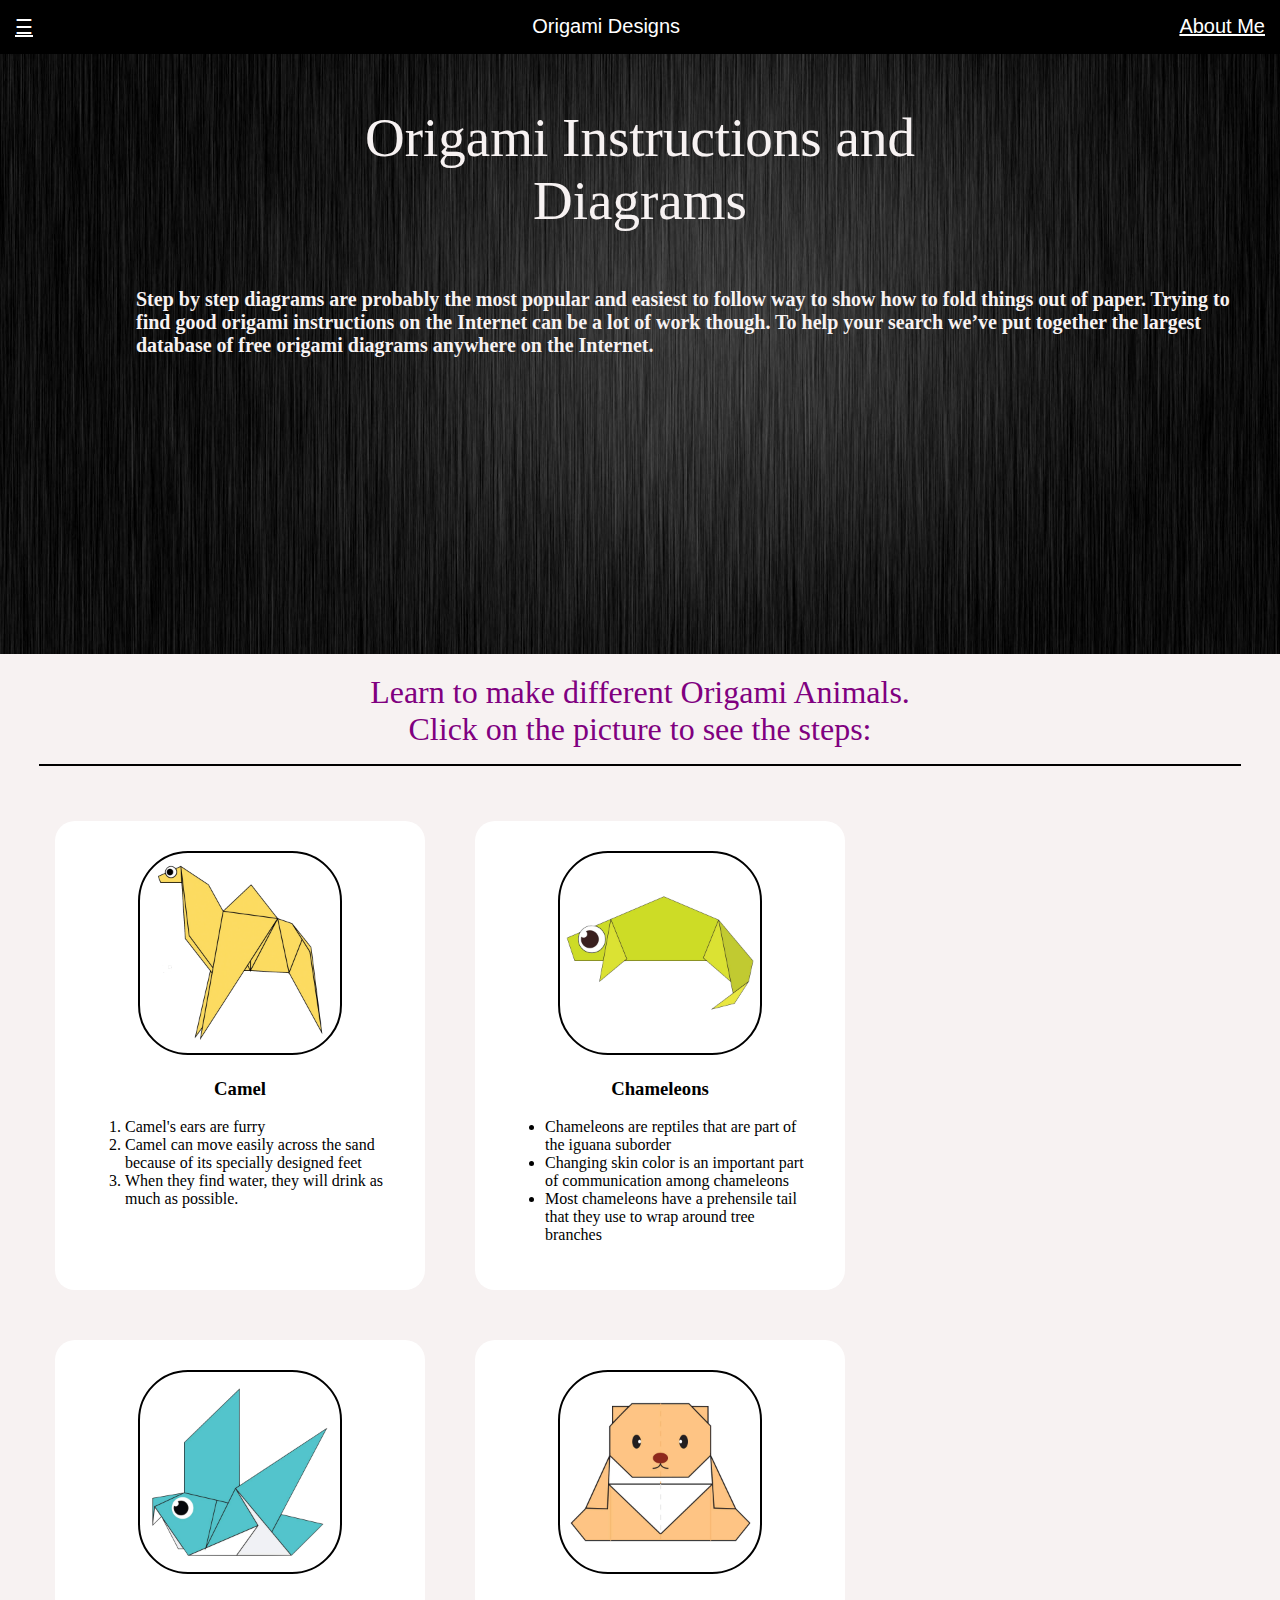
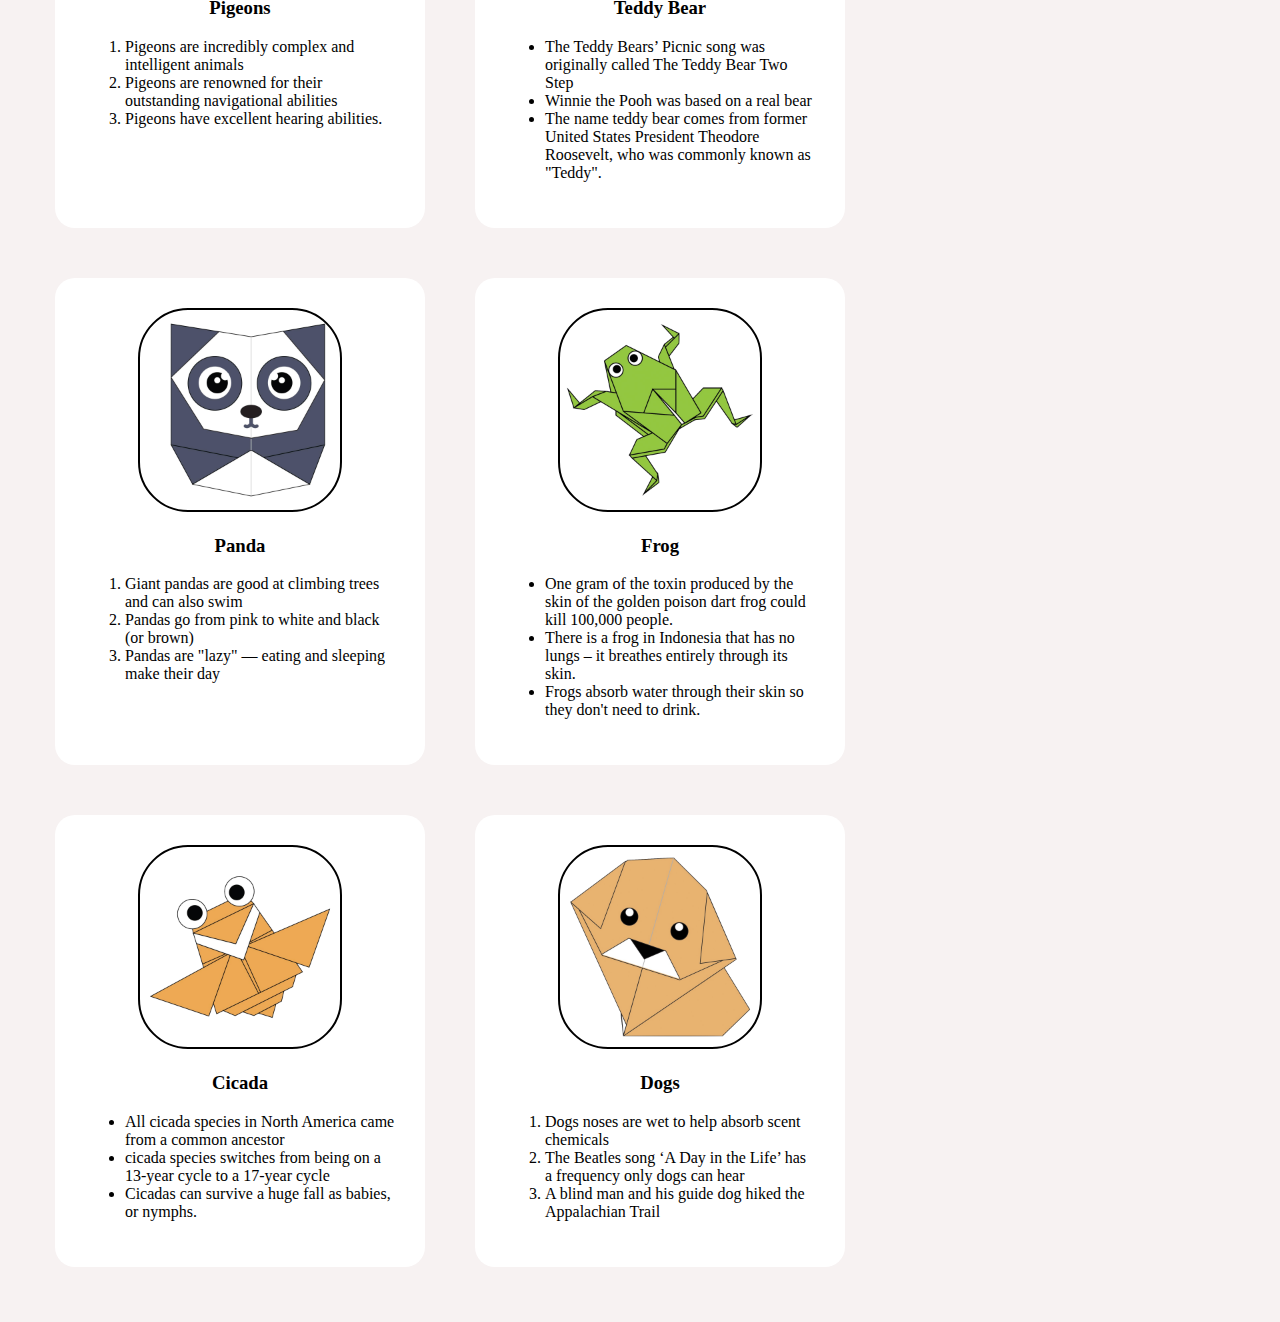
<file: index.html>
<!DOCTYPE HTML>
<html>
    <head>
        <title>Origami Designs</title>
        <link rel="stylesheet" type="text/css" href="style.css">
    </head>

    <body>
        <div class="header">
            <div class="menu">
                <div ><a href ="#">☰</a></div>
                <div >Origami Designs</div>
                <div ><a href ="aboutUs.html">About Me</a></div>
            </div>
        </div>

        <div class ="bodyimg">
            <img src="bgImg.jpg" height="600px" width="100%">
            <p>
              Origami Instructions and Diagrams  
            </p>
            <h3>Step by step diagrams are probably the most popular and easiest to follow way to show how to fold things out of paper. 
                Trying to find good origami instructions on the Internet can be a lot of work though. 
                To help your search we’ve put together the largest database of free origami diagrams anywhere on the Internet.
            </h3>
        </div>

        <p><center><font color="purple", size=6>Learn to make different Origami Animals.<br>
        Click on the picture to see the steps:</font></center></p>
        <center><hr color="black", width=1200></center>

        <div class ="grid">
            <div class ="origami"><center>
                <a href ="http://origami.me/camel/"><img src="camel.png" width="200px" height="200px"></a>
                <h3> Camel </h3></center>
                <p><ol>
                        <li>Camel's ears are furry</li>
                        <li>Camel can move easily across the sand because of its specially designed feet</li>
                        <li>When they find water, they will drink as much as possible.</li>
                    </ol></p></div>
            <div class="origami"><center>
                <a href="http://origami.me/chameleon/"><img src="chameleon.png" width="200px" height="200px"></a>
                <h3> Chameleons </h3></center>
                <p> <ul>
                        <li>Chameleons are reptiles that are part of the iguana suborder</li>
                        <li>Changing skin color is an important part of communication among chameleons</li>
                        <li>Most chameleons have a prehensile tail that they use to wrap around tree branches</li>
                    </ul></p></div>
            <div class="origami"><center>
                <a href="http://origami.me/pigeon/"><img src="pigeon.png" width="200px" height="200px"></a>
                <h3> Pigeons </h3></center>
                <p><ol>
                    <li>Pigeons are incredibly complex and intelligent animals</li>
                    <li>Pigeons are renowned for their outstanding navigational abilities</li>
                    <li>Pigeons have excellent hearing abilities.</li>
                </ol></p></div>
            <div class="origami"><center>
                <a href="http://origami.me/teddy-bear/"><img src="teddy.png" width="200px" height="200px"></a>
                <h3> Teddy Bear </h3></center>
                <p><ul>
                    <li>The Teddy Bears’ Picnic song was originally called The Teddy Bear Two Step</li>
                    <li>Winnie the Pooh was based on a real bear</li>   
                    <li>The name teddy bear comes from former United States President Theodore Roosevelt, who was commonly known as "Teddy".</li>     
                </ul></p></div>
            <div class="origami"><center>
                    <a href="http://origami.me/panda/"><img src="panda.png" width="200px" height="200px"></a>
                    <h3> Panda </h3></center>
                <p><ol>
                    <li>Giant pandas are good at climbing trees and can also swim</li>
                    <li>Pandas go from pink to white and black (or brown)</li>
                    <li>Pandas are "lazy" — eating and sleeping make their day</li>
                </ol></p></div>
            <div class="origami"><center>
                    <a href ="http://origami.me/traditional-frog/"><img src="frog.png" width="200px" height="200px"></a>
                    <h3> Frog </h3></center>
                <p><ul>
                    <li>One gram of the toxin produced by the skin of the golden poison dart frog could kill 100,000 people.</li>
                    <li>There is a frog in Indonesia that has no lungs – it breathes entirely through its skin.</li>
                    <li>Frogs absorb water through their skin so they don't need to drink.
                    </ul></p></div>
            <div class="origami"><center>
                    <a href="http://origami.me/flying-cicada/"><img src="cicada.png" width="200px" height="200px"></a>
                    <h3> Cicada </h3></center>
                <p><ul>
                    <li>All cicada species in North America came from a common ancestor</li>
                    <li>cicada species switches from being on a 13-year cycle to a 17-year cycle</li>
                    <li>Cicadas can survive a huge fall as babies, or nymphs.</li>
                </ul></p></div>
            <div class="origami"><center>
                   <a href="http://origami.me/puppy/"><img src="dog.png" width="200px" height="200px"></a>
                    <h3> Dogs </h3></center>
                <p><ol>
                    <li>Dogs noses are wet to help absorb scent chemicals</li>
                    <li>The Beatles song ‘A Day in the Life’ has a frequency only dogs can hear</li>
                    <li>A blind man and his guide dog hiked the Appalachian Trail</li>
                </ol></p></div>
        </div>

    </body>
</html>
</file>
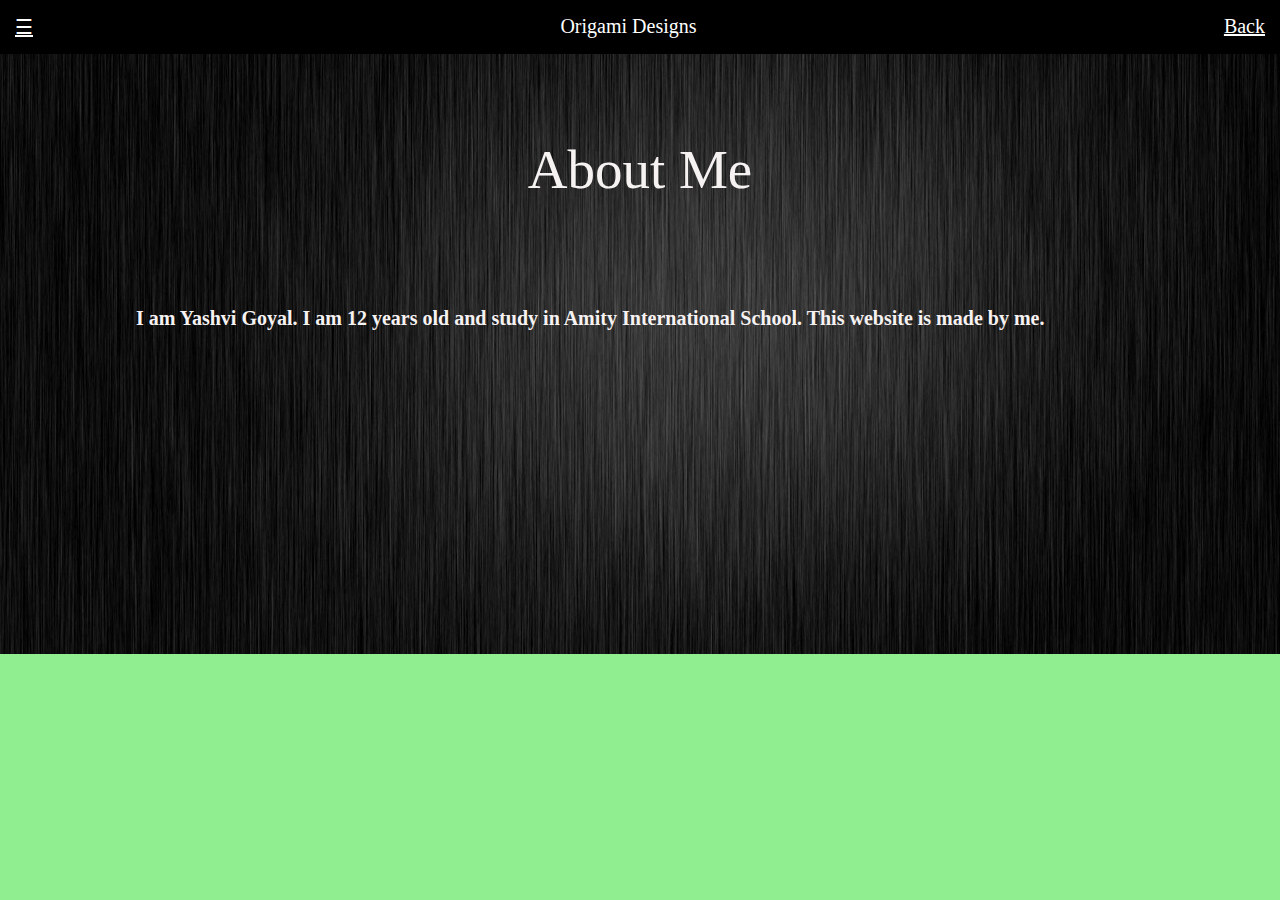
<file: aboutUs.html>
<!DOCTYPE HTML>
<html>
    <head>
        <title>About Us</title>
        <link rel="stylesheet" type="text/css" href="aboutMe.css">
    </head>

    <body>
        <div class="header">
            <div class="menu">
                <div ><a href ="#">☰</a></div>
                <div >Origami Designs</div>
                <div ><a href ="index.html">Back</a></div>
            </div>
        </div>
        <div class ="bodyimg">
            <img src="bgImg.jpg" height="600px" width="100%">
            <p> About Me </p>
            <h3>I am Yashvi Goyal. I am 12 years old and study in Amity International School. This website is made by me.</h3>
        </div>
    </body>
</html>
</file>
<file: style.css>
body{
    background-color: #f7f2f2;
    margin: 0px;
}

.menu{
    display: flex;
    justify-content: space-between;
    background-color: black;
    padding: 15px;
    font-size: 20px;
    font-family: sans-serif;
    font-weight: 400;
    color: white;
}

.bodyimg{
    position: relative;
}
.bodyimg p{
    color:#f7f2f2;
    font-size: 55px;
    font-family: Century Gothic;
    position: absolute;
    top:10%;
    left:50%;
    transform: translate(-50%,-50%);
}

.bodyimg:hover p{
    font-size: 60px
}

.bodyimg h3{
    color:#f7f2f2;
    font-family: Century gothic;
    font-size: 20px;
    width: 1100px;
    position: absolute;
    top:40%;
    left:45%;
    transform: translate(-40%, -40%);
}

p{
    text-align: center;
    color: black;
}

h2{
    text-align: center;
    color: black;
}

.grid{
    display: flex;
    flex-wrap: wrap;
    font-family: sans-serif;
    margin: 30px;
}
.grid img{
    border: 2px solid black;
    border-radius: 50px;
}
.origami {
    border-radius: 20px;
    background-color: white;
    width:310px;
    font-family: fantasy;
    padding: 30px;
    margin: 25px;
}

a:visited{
    color: purple;
}

a:link{
    color: white;
}

.origami:hover{
    transform: scale(1.2);
}
</file>
<file: aboutMe.css>
body{
    background-color: lightgreen;
    margin: 0px;
}

.menu{
    display: flex;
    justify-content: space-between;
    background-color: black;
    padding: 15px;
    font-size: 20px;
    font-family: Century Gothic;
    font-weight: 400;
    color: white;
}

.bodyimg{
    position: relative;
}
.bodyimg p{
    color:#f7f2f2;
    font-size: 55px;
    font-family: Century Gothic;
    position: absolute;
    top:10%;
    left:50%;
    transform: translate(-50%,-50%);
}
.bodyimg h3{
    color:#f7f2f2;
    font-family: Century gothic;
    font-size: 20px;
    width: 1100px;
    position: absolute;
    top:40%;
    left:45%;
    transform: translate(-40%, -40%);
}

p{
    text-align: center;
    color: black;
}

h2{
    text-align: center;
    color: black;
}
a:visited{
    color: purple;
}

a:link{
    color: white;
}

.bodyimg:hover p{
    font-size: 60px
}
</file>
